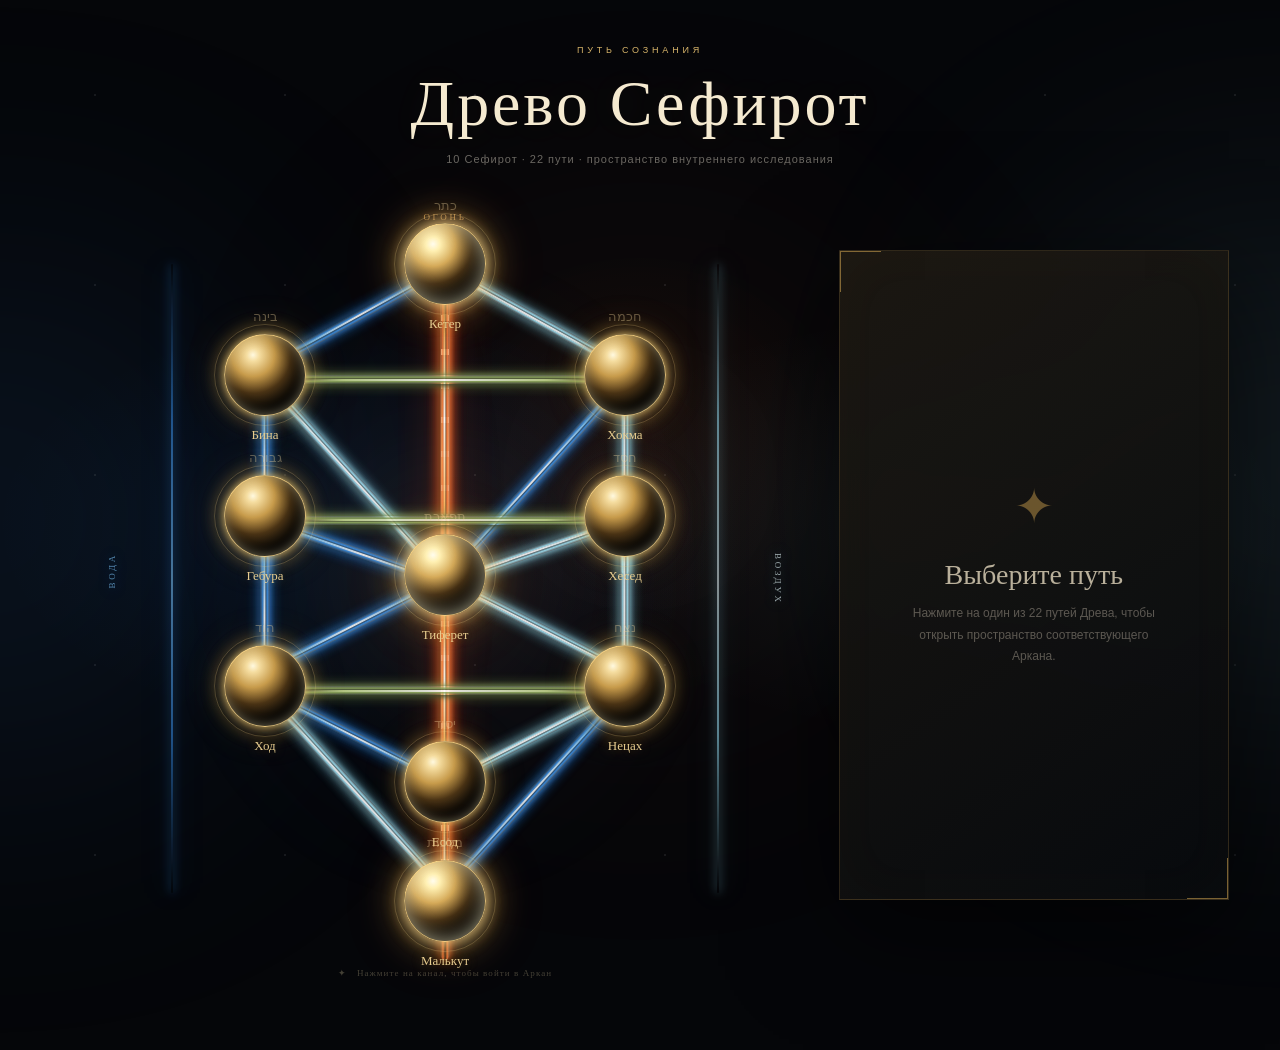
<file: DerevoSefirot/index.html>
<!DOCTYPE html>
<html lang="ru">
<head>
  <meta charset="UTF-8" />
  <meta name="viewport" content="width=device-width, initial-scale=1.0" />

  <title>Древо Сефирот — Amadeya</title>

  <style>
    * {
      box-sizing: border-box;
      margin: 0;
      padding: 0;
    }

    :root {
      --bg: #050609;

      --gold: #d8b56a;
      --gold-light: #fff0bb;
      --gold-mid: #e8c979;
      --gold-dark: #72511f;

      --fire: #ff7138;
      --fire-light: #ffc06b;
      --fire-glow: rgba(255, 91, 42, .75);

      --water: #368eea;
      --water-light: #7dc8ff;
      --water-glow: rgba(43, 139, 255, .7);

      --air: #9ce8ff;
      --air-light: #e7fbff;
      --air-glow: rgba(133, 225, 255, .7);
      --earth: #8aa65b;
--earth-light: #c9dd91;
--earth-glow: rgba(138, 166, 91, .55);


      --text: #eee7d7;
      --muted: rgba(238, 231, 215, .43);
      
    }

    html,
    body {
      min-height: 100%;
      background: var(--bg);
    }

    body {
      min-height: 100vh;
      overflow-x: hidden;

      color: var(--text);

      font-family:
        Inter,
        Arial,
        Helvetica,
        sans-serif;

      background:
        radial-gradient(
          ellipse at 50% 42%,
          rgba(255, 126, 48, .055),
          transparent 22%
        ),
        radial-gradient(
          ellipse at 28% 50%,
          rgba(32, 118, 225, .075),
          transparent 28%
        ),
        radial-gradient(
          ellipse at 72% 50%,
          rgba(117, 219, 245, .065),
          transparent 28%
        ),
        #050609;
    }

    body::before {
      content: "";
      position: fixed;
      inset: 0;

      pointer-events: none;

      opacity: .13;

      background-image:
        radial-gradient(
          circle,
          rgba(255,255,255,.6) 0 1px,
          transparent 1px
        );

      background-size: 190px 190px;
    }

    /* =========================================
       PAGE
    ========================================= */

    .page {
      position: relative;

      min-height: 100vh;

      padding:
        45px
        clamp(15px, 4vw, 70px)
        80px;
    }

    /* =========================================
       AMBIENT
    ========================================= */

    .ambient {
      position: fixed;

      width: 500px;
      height: 500px;

      border-radius: 50%;

      pointer-events: none;

      filter: blur(140px);

      opacity: .12;
    }

    .ambient.water {
      left: -260px;
      top: 30%;

      background: var(--water);
    }

    .ambient.air {
      right: -260px;
      top: 25%;

      background: var(--air);
    }

    .ambient.fire {
      left: 50%;
      top: 25%;

      transform: translateX(-50%);

      background: var(--fire);

      opacity: .06;
    }

    /* =========================================
       HEADER
    ========================================= */

    .header {
      position: relative;

      z-index: 5;

      text-align: center;

      margin-bottom: 15px;
    }

    .eyebrow {
      margin-bottom: 12px;

      color: var(--gold);

      font-size: 9px;

      letter-spacing: .42em;

      text-transform: uppercase;
    }

    .header h1 {
      color: #f5ead0;

      font-family:
        Georgia,
        "Times New Roman",
        serif;

      font-size:
        clamp(40px, 5vw, 67px);

      font-weight: 400;

      letter-spacing: .045em;

      text-shadow:
        0 0 35px rgba(255, 208, 116, .08);
    }

    .header p {
      margin-top: 12px;

      color: var(--muted);

      font-size: 11px;

      letter-spacing: .09em;
    }

    /* =========================================
       LAYOUT
    ========================================= */

    .layout {
      position: relative;

      z-index: 2;

      width: min(1500px, 100%);

      margin: 0 auto;

      display: grid;

      grid-template-columns:
        1fr
        minmax(650px, 760px)
        1fr;

      align-items: center;

      gap: 20px;
    }

    /* =========================================
       TREE AREA
    ========================================= */

    .tree-container {
      position: relative;

      grid-column: 2;

      width: 100%;

      height: 790px;

      display: flex;

      align-items: center;

      justify-content: center;
    }

    .tree-aura {
      position: absolute;

      width: 74%;
      height: 82%;

      border-radius: 50%;

      background:
        radial-gradient(
          ellipse,
          rgba(255, 169, 73, .10),
          rgba(75, 147, 232, .035) 32%,
          transparent 70%
        );

      filter: blur(35px);

      animation:
        auraPulse 7s ease-in-out infinite;
    }

    .tree {
      position: relative;

      width: 720px;
      height: 740px;

      flex: 0 0 720px;
    }

    /* =========================================
       ELEMENT LABELS
    ========================================= */

    .element-label {
      position: absolute;

      z-index: 1;

      font-family: Georgia, serif;

      font-size: 9px;

      letter-spacing: .3em;

      text-transform: uppercase;

      opacity: .65;

      pointer-events: none;
    }

    .element-label.water {
      left: 3%;
      top: 47%;

      color: var(--water-light);

      writing-mode: vertical-rl;

      transform: rotate(180deg);

      text-shadow:
        0 0 15px var(--water-glow);
    }

    .element-label.fire {
      left: 50%;
      top: 1%;

      transform: translateX(-50%);

      color: var(--fire-light);

      text-shadow:
        0 0 18px var(--fire-glow);
    }

    .element-label.air {
      right: 3%;
      top: 47%;

      color: var(--air-light);

      writing-mode: vertical-rl;

      text-shadow:
        0 0 15px var(--air-glow);
    }

    /* =========================================
       CENTRAL FIRE PILLAR
    ========================================= */

    .fire-pillar {
      position: absolute;

      left: 50%;

      top: 4%;

      width: 8px;

      height: 92%;

      transform:
        translateX(-50%);

      border-radius: 999px;

      background:
        linear-gradient(
          to bottom,
          transparent,
          rgba(255, 105, 45, .28),
          rgba(255, 194, 103, .95),
          rgba(255, 91, 37, .55),
          rgba(255, 194, 103, .95),
          rgba(255, 105, 45, .25),
          transparent
        );

      box-shadow:
        0 0 5px #ff8a43,
        0 0 15px rgba(255, 91, 37, .8),
        0 0 38px rgba(255, 83, 35, .55),
        0 0 70px rgba(255, 83, 35, .2);

      opacity: .85;

      overflow: hidden;
    }

    .fire-pillar::before {
      content: "";

      position: absolute;

      inset: 0;

      background:
        repeating-linear-gradient(
          to bottom,
          transparent 0 12px,
          rgba(255,240,190,.95) 12px 18px,
          transparent 18px 34px
        );

      animation:
        fireFlow 2.3s linear infinite;
    }

    .fire-pillar::after {
      content: "";

      position: absolute;

      left: 50%;

      top: 0;

      width: 28px;
      height: 100%;

      transform: translateX(-50%);

      background:
        linear-gradient(
          to bottom,
          transparent,
          rgba(255, 110, 45, .25),
          transparent
        );

      filter: blur(10px);
    }

    /* =========================================
       SIDE ELEMENT CHANNELS
    ========================================= */

    .element-channel {
      position: absolute;

      top: 8%;

      bottom: 7%;

      width: 2px;

      border-radius: 20px;

      opacity: .55;
    }

    .element-channel.water {
      left: 12%;

      background:
        linear-gradient(
          to bottom,
          transparent,
          var(--water),
          var(--water-light),
          var(--water),
          transparent
        );

      box-shadow:
        0 0 10px var(--water),
        0 0 30px var(--water-glow);
    }

    .element-channel.air {
      right: 12%;

      background:
        linear-gradient(
          to bottom,
          transparent,
          var(--air),
          var(--air-light),
          var(--air),
          transparent
        );

      box-shadow:
        0 0 10px var(--air),
        0 0 30px var(--air-glow);
    }

    /* =========================================
       PATH SYSTEM
       
       Теперь каждый путь состоит из:
       - внешней оболочки
       - тёмной глубины
       - светящегося сердечника
       - движущегося блика
    ========================================= */

    .path {
      position: absolute;

      height: 9px;

      transform-origin: left center;

      cursor: pointer;

      z-index: 2;

      opacity: .88;

      border-radius: 20px;

      background:
        linear-gradient(
          to bottom,
          rgba(255,255,255,.28),
          var(--path-color) 25%,
          rgba(20,18,17,.95) 48%,
          var(--path-color) 72%,
          rgba(255,255,255,.12)
        );

      box-shadow:
        0 2px 5px rgba(0,0,0,.8),
        0 0 5px var(--path-color),
        0 0 13px var(--path-glow);

      transition:
        opacity .3s ease,
        filter .3s ease,
        transform .3s ease;
    }

    .path::before {
      content: "";

      position: absolute;

      left: 3%;
      right: 3%;

      top: 50%;

      height: 2px;

      transform: translateY(-50%);

      border-radius: 20px;

      background:
        linear-gradient(
          90deg,
          transparent,
          var(--path-light) 20%,
          #fff 50%,
          var(--path-light) 80%,
          transparent
        );

      box-shadow:
        0 0 8px var(--path-light),
        0 0 15px var(--path-color);
    }

    .path::after {
      content: "";

      position: absolute;

      top: 50%;

      left: -20px;

      width: 70px;
      height: 3px;

      transform:
        translateY(-50%);

      border-radius: 50%;

      background:
        linear-gradient(
          90deg,
          transparent,
          #fff,
          var(--path-light),
          transparent
        );

      box-shadow:
        0 0 10px #fff,
        0 0 22px var(--path-color);

      opacity: 0;

      animation:
        energyTravel 1.8s linear infinite;
    }

    .path:hover {
      opacity: 1;

      filter:
        brightness(1.3)
        saturate(1.2);
    }

    .path:hover::after {
      opacity: 1;
    }

    .path.active {
      height: 11px;

      opacity: 1;

      filter:
        brightness(1.35)
        saturate(1.25);

      box-shadow:
        0 2px 7px rgba(0,0,0,.8),
        0 0 8px var(--path-color),
        0 0 20px var(--path-color),
        0 0 45px var(--path-glow);
    }

    .path.active::after {
      opacity: 1;

      animation-duration: .85s;
    }

    /* =========================================
       PATH COLORS
    ========================================= */

    .path-water {
      --path-color: var(--water);
      --path-light: var(--water-light);
      --path-glow: var(--water-glow);
    }

    .path-fire {
      --path-color: var(--fire);
      --path-light: var(--fire-light);
      --path-glow: var(--fire-glow);
    }

    .path-air {
      --path-color: var(--air);
      --path-light: var(--air-light);
      --path-glow: var(--air-glow);
    }
    .path-earth {
  --path-color: var(--earth);
  --path-light: var(--earth-light);
  --path-glow: var(--earth-glow);
}


    /* =========================================
   PATH POSITIONS
   По схеме с картинки:

   1  Кетер → Хокма
   2  Кетер → Бина
   3  Кетер → Тиферет
   4  Хокма ↔ Бина
   5  Хокма → Тиферет
   6  Хокма → Хесед
   7  Бина → Тиферет
   8  Бина → Гебура
   9  Хесед ↔ Гебура
   10 Хесед → Тиферет
   11 Хесед → Нецах
   12 Гебура → Тиферет
   13 Гебура → Ход
   14 Тиферет → Нецах
   15 Тиферет → Есод
   16 Тиферет → Ход
   17 Ход → Нецах
   18 Нецах → Есод
   19 Нецах → Малькут
   20 Ход → Есод
   21 Ход → Малькут
   22 Есод → Малькут
========================================= */

/* Верхний треугольник */

.p1 {
  width: 27%;
  left: 50%;
  top: 8%;
  transform: rotate(29deg);
}

.p2 {
  width: 27%;
  left: 50%;
  top: 8%;
  transform: rotate(151deg);
}

.p3 {
  width: 42%;
  left: 50%;
  top: 8%;
  transform: rotate(90deg);
}

.p4 {
  width: 50%;
  left: 25%;
  top: 23%;
  transform: rotate(0deg);
}


/* Хокма → Тиферет */

.p5 {
  width: 38%;
  left: 25%;
  top: 23%;
  transform: rotate(48deg);
}


/* Хокма → Хесед */

.p6 {
  width: 27%;
  left: 75%;
  top: 23%;
  transform: rotate(90deg);
}


/* Бина → Тиферет */

.p7 {
  width: 38%;
  left: 75%;
  top: 23%;
  transform: rotate(132deg);
}


/* Бина → Гебура */

.p8 {
  width: 27%;
  left: 25%;
  top: 23%;
  transform: rotate(90deg);
}


/* Хесед ↔ Гебура */

.p9 {
  width: 50%;
  left: 25%;
  top: 42%;
  transform: rotate(0deg);
}


/* Хесед → Тиферет */

.p10 {
  width: 29%;
  left: 75%;
  top: 42%;
  transform: rotate(161deg);
}


/* Хесед → Нецах */

.p11 {
  width: 27%;
  left: 75%;
  top: 42%;
  transform: rotate(90deg);
}


/* Гебура → Тиферет */

.p12 {
  width: 29%;
  left: 25%;
  top: 42%;
  transform: rotate(19deg);
}


/* Гебура → Ход */

.p13 {
  width: 27%;
  left: 25%;
  top: 42%;
  transform: rotate(90deg);
}


/* Тиферет → Нецах */

.p14 {
  width: 29%;
  left: 50%;
  top: 50%;
  transform: rotate(27deg);
}


/* Тиферет → Есод */

.p15 {
  width: 28%;
  left: 50%;
  top: 50%;
  transform: rotate(90deg);
}


/* Тиферет → Ход */

.p16 {
  width: 29%;
  left: 50%;
  top: 50%;
  transform: rotate(153deg);
}


/* Ход ↔ Нецах */

.p17 {
  width: 50%;
  left: 25%;
  top: 65%;
  transform: rotate(0deg);
}


/* Нецах → Есод */

.p18 {
  width: 29%;
  left: 75%;
  top: 65%;
  transform: rotate(153deg);
}


/* Нецах → Малькут */

/* =====================================
   19 — СОЛНЦЕ
   Нецах → Малькут
===================================== */

.p19 {
  width: 39%;
  left: 25%;
  top: 65%;
  transform: rotate(48deg);
}


/* =====================================
   21 — МИР
   Ход → Малькут
===================================== */

.p21 {
  width: 39%;
  left: 75%;
  top: 65%;
  transform: rotate(132deg);
}


/* Ход → Есод */

.p20 {
  width: 29%;
  left: 25%;
  top: 65%;
  transform: rotate(27deg);
}


/* Ход → Малькут */




/* Есод → Малькут */

.p22 {
  width: 24%;
  left: 50%;
  top: 78%;
  transform: rotate(90deg);
}

    /* =========================================
       SEPHIROT
       
       ОДИН ЦВЕТ ДЛЯ ВСЕХ.
       Различается только интенсивность свечения.
    ========================================= */

    .sephira {
      position: absolute;

      width: 82px;
      height: 82px;

      transform:
        translate(-50%, -50%);

      border-radius: 50%;

      z-index: 5;

      display: flex;

      align-items: center;
      justify-content: center;

      cursor: pointer;
    }

    .sephira::before {
      content: "";

      position: absolute;

      inset: 0;

      border-radius: 50%;

      border:
        1px solid
        rgba(255, 221, 143, .78);

      background:
        radial-gradient(
          circle at 35% 25%,
          #fff9df 0%,
          #f5dda0 8%,
          #c79b4b 27%,
          #513817 48%,
          #17120b 69%,
          #050609 80%
        );

      box-shadow:
        inset
        0 0 12px rgba(255, 240, 185, .45),

        inset
        -8px -10px 18px rgba(0,0,0,.8),

        0 0 8px rgba(242,205,119,.8),

        0 0 22px rgba(219,171,80,.42),

        0 0 45px rgba(211,164,78,.18);

      transition:
        transform .4s ease,
        box-shadow .4s ease;
    }

    .sephira::after {
      content: "";

      position: absolute;

      inset: -10px;

      border-radius: 50%;

      border:
        1px solid
        rgba(238, 203, 126, .25);

      box-shadow:
        0 0 16px rgba(218,168,76,.16);

      animation:
        nodePulse 5s ease-in-out infinite;
    }

    .sephira:hover::before {
      transform: scale(1.1);

      box-shadow:
        inset
        0 0 18px rgba(255,240,185,.65),

        inset
        -8px -10px 18px rgba(0,0,0,.75),

        0 0 15px rgba(255,221,143,.9),

        0 0 35px rgba(219,171,80,.7),

        0 0 65px rgba(211,164,78,.35);
    }

    .sephira-name {
      position: absolute;

      top: 93px;

      width: 150px;

      text-align: center;

      color: #e8ce91;

      font-family: Georgia, serif;

      font-size: 13px;

      text-shadow:
        0 0 12px rgba(220,174,85,.35);

      pointer-events: none;
    }

    .sephira-hebrew {
      position: absolute;

      bottom: 92px;

      width: 150px;

      text-align: center;

      color: rgba(240,213,157,.36);

      font-size: 13px;

      pointer-events: none;
    }

    /* =========================================
   SEPHIROT POSITIONS
   ========================================= */

.s-keter {
  left: 50%;
  top: 8%;
}

/* Хокма — СПРАВА */
.s-chokmah {
  left: 75%;
  top: 23%;
}

/* Бина — СЛЕВА */
.s-binah {
  left: 25%;
  top: 23%;
}

/* Хесед — СПРАВА */
.s-chesed {
  left: 75%;
  top: 42%;
}

/* Гебура — СЛЕВА */
.s-gevurah {
  left: 25%;
  top: 42%;
}

.s-tiferet {
  left: 50%;
  top: 50%;
}

/* Нецах — СПРАВА */
.s-netzach {
  left: 75%;
  top: 65%;
}

/* Ход — СЛЕВА */
.s-hod {
  left: 25%;
  top: 65%;
}

.s-yesod {
  left: 50%;
  top: 78%;
}

.s-malkuth {
  left: 50%;
  top: 94%;
}


    /* =========================================
       CENTRAL SEPHIROT
    ========================================= */

    .s-keter::before,
    .s-tiferet::before,
    .s-malkuth::before {
      background:
        radial-gradient(
          circle at 35% 25%,
          #fffdf0 0%,
          #fff0b2 9%,
          #d5aa59 28%,
          #543a18 50%,
          #151008 72%,
          #050609 82%
        );

      box-shadow:
        inset 0 0 20px rgba(255,245,199,.65),
        inset -10px -12px 20px rgba(0,0,0,.8),
        0 0 15px rgba(255,221,143,.95),
        0 0 40px rgba(219,171,80,.6),
        0 0 70px rgba(255,119,50,.15);
    }

    /* =========================================
       SIDE PANEL
    ========================================= */

    .panel {
      position: relative;

      grid-column: 3;

      width: 390px;

      min-height: 650px;

      padding: 42px 32px;

      border:
        1px solid
        rgba(207,161,78,.18);

      background:
        linear-gradient(
          145deg,
          rgba(29,25,19,.93),
          rgba(7,10,14,.96)
        );

      backdrop-filter: blur(20px);

      box-shadow:
        0 30px 100px rgba(0,0,0,.6),
        inset 0 0 60px rgba(214,168,90,.025);

      overflow: hidden;

      align-self: center;
    }

    .panel::before {
      content: "";

      position: absolute;

      left: 0;
      top: 0;

      width: 40px;
      height: 40px;

      border-left:
        1px solid
        rgba(215,169,83,.55);

      border-top:
        1px solid
        rgba(215,169,83,.55);
    }

    .panel::after {
      content: "";

      position: absolute;

      right: 0;
      bottom: 0;

      width: 40px;
      height: 40px;

      border-right:
        1px solid
        rgba(215,169,83,.55);

      border-bottom:
        1px solid
        rgba(215,169,83,.55);
    }

    .empty-panel {
      min-height: 560px;

      display: flex;

      flex-direction: column;

      align-items: center;

      justify-content: center;

      text-align: center;
    }

    .empty-symbol {
      margin-bottom: 25px;

      color: rgba(215,169,83,.45);

      font-family: Georgia, serif;

      font-size: 48px;

      animation:
        symbolFloat 5s ease-in-out infinite;
    }

    .empty-panel h2 {
      margin-bottom: 12px;

      color: rgba(242,229,202,.75);

      font-family: Georgia, serif;

      font-size: 28px;

      font-weight: 400;
    }

    .empty-panel p {
      max-width: 270px;

      color: rgba(239,228,208,.34);

      line-height: 1.8;

      font-size: 12px;
    }

    .arcana-content {
      display: none;

      --arcana-color: var(--gold);
      --arcana-light: var(--gold-light);
      --arcana-glow: rgba(215,174,91,.4);
    }

    .panel.has-arcana .empty-panel {
      display: none;
    }

    .panel.has-arcana .arcana-content {
      display: block;

      animation:
        panelAppear .6s ease both;
    }

    .close {
      position: absolute;

      top: 15px;
      right: 17px;

      width: 35px;
      height: 35px;

      border: 0;

      background: transparent;

      color: rgba(255,255,255,.35);

      font-size: 25px;

      cursor: pointer;
    }

    .arcana-number {
      color: var(--arcana-color);

      font-family: Georgia, serif;

      font-size: 13px;

      letter-spacing: .25em;
    }

    .arcana-symbol {
      position: relative;

      width: 125px;
      height: 125px;

      margin: 22px auto 28px;

      display: flex;

      align-items: center;
      justify-content: center;
    }

    .ring {
      position: absolute;

      border-radius: 50%;

      border:
        1px solid
        var(--arcana-color);

      box-shadow:
        0 0 12px var(--arcana-glow);
    }

    .ring.one {
      width: 120px;
      height: 120px;

      animation:
        rotate 20s linear infinite;
    }

    .ring.two {
      width: 88px;
      height: 88px;

      border-style: dashed;

      animation:
        rotateReverse 14s linear infinite;
    }

    .symbol-center {
      width: 48px;
      height: 48px;

      display: flex;

      align-items: center;
      justify-content: center;

      border-radius: 50%;

      color: var(--arcana-light);

      font-family: Georgia, serif;

      font-size: 27px;

      background:
        radial-gradient(
          circle,
          var(--arcana-color),
          rgba(30,20,10,.2)
        );

      box-shadow:
        0 0 20px var(--arcana-glow),
        0 0 45px var(--arcana-glow);
    }

    .arcana-label {
      color: var(--arcana-color);

      text-align: center;

      font-size: 9px;

      letter-spacing: .3em;
    }

    .arcana-title {
      margin-top: 10px;

      color: var(--arcana-light);

      text-align: center;

      font-family: Georgia, serif;

      font-size: 37px;

      font-weight: 400;

      text-shadow:
        0 0 20px var(--arcana-glow);
    }

    .arcana-description {
      max-width: 290px;

      margin: 15px auto 25px;

      color: rgba(239,229,209,.45);

      text-align: center;

      line-height: 1.75;

      font-size: 12px;
    }

    .activate {
      width: 100%;
      height: 54px;

      border:
        1px solid
        var(--arcana-color);

      background:
        linear-gradient(
          90deg,
          rgba(255,255,255,.025),
          var(--arcana-glow),
          rgba(255,255,255,.025)
        );

      color: var(--arcana-light);

      font-size: 10px;

      letter-spacing: .2em;

      cursor: pointer;

      transition: .35s ease;
    }

    .activate:hover {
      box-shadow:
        0 0 30px var(--arcana-glow);
    }

    .activate.activating {
      box-shadow:
        0 0 25px var(--arcana-color),
        0 0 55px var(--arcana-glow);
    }

    /* =========================================
       LESSONS
    ========================================= */

    .lessons {
      margin-top: 28px;

      border-top:
        1px solid
        rgba(255,255,255,.07);
    }

    .lesson {
      min-height: 65px;

      display: grid;

      grid-template-columns:
        35px
        1fr
        25px;

      align-items: center;

      border-bottom:
        1px solid
        rgba(255,255,255,.06);
    }

    .lesson-number {
      color: var(--arcana-color);

      font-size: 10px;
    }

    .lesson-title {
      color: rgba(241,231,211,.8);

      font-size: 12px;
    }

    .lesson-type {
      display: block;

      margin-top: 4px;

      color: rgba(239,229,209,.3);

      font-size: 9px;
    }

    .lesson-play {
      color: var(--arcana-color);

      font-size: 11px;
    }

    /* =========================================
       TOOLTIP
    ========================================= */

    .path-info {
      position: fixed;

      z-index: 100;

      padding: 9px 14px;

      border:
        1px solid
        rgba(215,169,83,.25);

      border-radius: 4px;

      background:
        rgba(7,9,12,.96);

      color: #ecd494;

      font-family: Georgia, serif;

      font-size: 12px;

      pointer-events: none;

      opacity: 0;

      transform: translateY(5px);

      box-shadow:
        0 10px 30px rgba(0,0,0,.5);

      transition:
        opacity .2s ease,
        transform .2s ease;
    }

    .path-info.show {
      opacity: 1;

      transform:
        translateY(0);
    }

    /* =========================================
       TREE HINT
    ========================================= */

    .tree-hint {
      position: absolute;

      left: 50%;
      bottom: -8px;

      transform:
        translateX(-50%);

      color:
        rgba(238,220,174,.27);

      font-family: Georgia, serif;

      font-size: 9px;

      letter-spacing: .12em;

      white-space: nowrap;
    }

    /* =========================================
       ACTIVATION
    ========================================= */

    .activation {
      position: fixed;

      inset: 0;

      z-index: 999;

      display: flex;

      align-items: center;
      justify-content: center;

      background:
        radial-gradient(
          circle,
          rgba(255,112,43,.12),
          rgba(0,0,0,.97) 55%
        );

      opacity: 0;

      visibility: hidden;

      transition:
        opacity .5s ease,
        visibility .5s ease;
    }

    .activation.show {
      opacity: 1;

      visibility: visible;
    }

    .activation-inner {
      text-align: center;
    }

    .activation-symbol {
      position: relative;

      width: 180px;
      height: 180px;

      margin: auto;

      display: flex;

      align-items: center;
      justify-content: center;
    }

    .activation-symbol::before,
    .activation-symbol::after {
      content: "";

      position: absolute;

      border-radius: 50%;

      border:
        1px solid
        var(--activation-color, #ecc267);

      box-shadow:
        0 0 20px
        var(--activation-color, #ecc267);
    }

    .activation-symbol::before {
      width: 180px;
      height: 180px;

      animation:
        activationRotate 12s linear infinite;
    }

    .activation-symbol::after {
      width: 120px;
      height: 120px;

      border-style: dashed;

      animation:
        activationRotateReverse 8s linear infinite;
    }

    .activation-star {
      color:
        var(--activation-light, #ffe4a0);

      font-family: Georgia, serif;

      font-size: 62px;

      text-shadow:
        0 0 20px
        var(--activation-color, #ffdc8c),

        0 0 60px
        var(--activation-color, #d6a85a);

      animation:
        starPulse 1.4s ease-in-out infinite;
    }

    .activation-title {
      margin-top: 35px;

      color: #f3dfad;

      font-family: Georgia, serif;

      font-size: 30px;

      font-weight: 400;

      letter-spacing: .08em;
    }

    .activation-subtitle {
      margin-top: 12px;

      color: rgba(238,225,200,.4);

      font-size: 10px;

      letter-spacing: .3em;

      text-transform: uppercase;
    }

    .activation-progress {
      width: 230px;
      height: 2px;

      margin: 30px auto 0;

      background:
        rgba(255,255,255,.08);

      overflow: hidden;
    }

    .activation-progress::after {
      content: "";

      display: block;

      width: 0;
      height: 100%;

      background:
        var(--activation-light, #e4bd6f);

      box-shadow:
        0 0 15px
        var(--activation-color, #d6a85a);

      animation:
        progress 1.7s ease forwards;
    }

    /* =========================================
       RESPONSIVE
    ========================================= */

    @media (max-width: 1250px) {

      .layout {
        display: flex;

        flex-direction: column;
      }

      .tree-container {
        width: 100%;
      }

      .panel {
        width: min(390px, 100%);
      }
    }

    @media (max-width: 800px) {

      .page {
        padding:
          35px
          10px
          60px;
      }

      .tree-container {
        height: 590px;
      }

      .tree {
        transform:
          scale(.76);

        transform-origin:
          center center;
      }

      .panel {
        min-height: auto;
      }
    }

    @media (max-width: 550px) {

      .header h1 {
        font-size: 38px;
      }

      .header p {
        font-size: 8px;
      }

      .tree-container {
        height: 480px;
      }

      .tree {
        transform:
          scale(.61);
      }

      .element-label {
        display: none;
      }

      .tree-hint {
        font-size: 8px;
      }

      .sephira {
        width: 72px;
        height: 72px;
      }

      .sephira-name {
        top: 82px;

        font-size: 11px;
      }

      .sephira-hebrew {
        bottom: 80px;

        font-size: 11px;
      }
    }

    /* =========================================
       ANIMATIONS
    ========================================= */

    @keyframes auraPulse {

      0%,
      100% {
        transform: scale(.94);

        opacity: .6;
      }

      50% {
        transform: scale(1.08);

        opacity: 1;
      }
    }

    @keyframes fireFlow {

      from {
        transform:
          translateY(-40px);
      }

      to {
        transform:
          translateY(40px);
      }
    }

    @keyframes energyTravel {

      from {
        transform:
          translate(-60px, -50%);
      }

      to {
        transform:
          translate(700px, -50%);
      }
    }

    @keyframes nodePulse {

      0%,
      100% {
        transform: scale(.92);

        opacity: .25;
      }

      50% {
        transform: scale(1.08);

        opacity: .75;
      }
    }

    @keyframes symbolFloat {

      0%,
      100% {
        transform: translateY(0);
      }

      50% {
        transform: translateY(-8px);
      }
    }

    @keyframes panelAppear {

      from {
        opacity: 0;

        transform:
          translateX(20px);
      }

      to {
        opacity: 1;

        transform:
          translateX(0);
      }
    }

    @keyframes rotate {

      from {
        transform:
          rotate(0);
      }

      to {
        transform:
          rotate(360deg);
      }
    }

    @keyframes rotateReverse {

      from {
        transform:
          rotate(360deg);
      }

      to {
        transform:
          rotate(0);
      }
    }

    @keyframes activationRotate {

      from {
        transform:
          rotate(0)
          scale(1);
      }

      50% {
        transform:
          rotate(180deg)
          scale(1.08);
      }

      to {
        transform:
          rotate(360deg)
          scale(1);
      }
    }

    @keyframes activationRotateReverse {

      from {
        transform:
          rotate(360deg);
      }

      to {
        transform:
          rotate(0);
      }
    }

    @keyframes starPulse {

      0%,
      100% {
        transform: scale(.9);

        opacity: .65;
      }

      50% {
        transform: scale(1.15);

        opacity: 1;
      }
    }

    @keyframes progress {

      from {
        width: 0;
      }

      to {
        width: 100%;
      }
    }
/* =========================================
   ARCANA ACCESS
========================================= */

.arcana-access-modal {
  position: fixed;

  inset: 0;

  z-index: 2000;

  display: flex;

  align-items: center;
  justify-content: center;

  padding: 20px;

  background:
    radial-gradient(
      circle at center,
      rgba(216,181,106,.10),
      rgba(0,0,0,.94) 58%
    );

  backdrop-filter: blur(12px);

  opacity: 0;

  visibility: hidden;

  pointer-events: none;

  transition:
    opacity .35s ease,
    visibility .35s ease;
}

.arcana-access-modal.show {
  opacity: 1;

  visibility: visible;

  pointer-events: auto;
}

.arcana-access-box {
  position: relative;

  width: min(430px, 100%);

  padding: 45px 42px 42px;

  text-align: center;

  border:
    1px solid
    rgba(215,169,83,.35);

  background:
    linear-gradient(
      145deg,
      rgba(27,24,19,.98),
      rgba(6,9,13,.99)
    );

  box-shadow:
    0 30px 100px rgba(0,0,0,.8),
    inset 0 0 60px rgba(215,169,83,.035);

  transform:
    translateY(18px)
    scale(.96);

  transition:
    transform .4s ease;
}

.arcana-access-modal.show
.arcana-access-box {
  transform:
    translateY(0)
    scale(1);
}

.arcana-access-box::before,
.arcana-access-box::after {
  content: "";

  position: absolute;

  width: 38px;
  height: 38px;
}

.arcana-access-box::before {
  left: 0;
  top: 0;

  border-left:
    1px solid
    rgba(215,169,83,.7);

  border-top:
    1px solid
    rgba(215,169,83,.7);
}

.arcana-access-box::after {
  right: 0;
  bottom: 0;

  border-right:
    1px solid
    rgba(215,169,83,.7);

  border-bottom:
    1px solid
    rgba(215,169,83,.7);
}

.arcana-access-close {
  position: absolute;

  top: 13px;
  right: 15px;

  width: 35px;
  height: 35px;

  border: 0;

  background: transparent;

  color: rgba(255,255,255,.35);

  font-size: 25px;

  cursor: pointer;

  transition: color .25s ease;
}

.arcana-access-close:hover {
  color: #f0d89c;
}

.arcana-access-symbol {
  width: 90px;
  height: 90px;

  margin: 0 auto 22px;

  display: flex;

  align-items: center;
  justify-content: center;

  border-radius: 50%;

  color: #fff0bb;

  font-family: Georgia, serif;

  font-size: 34px;

  background:
    radial-gradient(
      circle,
      rgba(218,174,85,.30),
      rgba(20,15,8,.3) 65%,
      transparent
    );

  border:
    1px solid
    rgba(225,187,103,.55);

  box-shadow:
    0 0 20px rgba(220,174,85,.35),
    0 0 55px rgba(220,174,85,.12);

  animation:
    accessSymbolPulse 4s ease-in-out infinite;
}

.arcana-access-number {
  color:
    rgba(218,177,94,.75);

  font-family: Georgia, serif;

  font-size: 12px;

  letter-spacing: .3em;
}

.arcana-access-title {
  margin-top: 7px;

  color: #f3dfad;

  font-family: Georgia, serif;

  font-size: 34px;

  font-weight: 400;
}

.arcana-access-label {
  margin-top: 10px;

  color:
    rgba(235,211,160,.38);

  font-size: 9px;

  letter-spacing: .3em;
}

.arcana-access-box p {
  margin: 22px auto;

  max-width: 280px;

  color:
    rgba(239,229,209,.42);

  line-height: 1.7;

  font-size: 11px;
}

#arcanaAccessPassword {
  width: 100%;
  height: 52px;

  padding: 0 16px;

  outline: none;

  border:
    1px solid
    rgba(215,169,83,.25);

  background:
    rgba(0,0,0,.35);

  color: #f5e4b8;

  text-align: center;

  font-size: 13px;

  letter-spacing: .12em;

  transition:
    border-color .25s ease,
    box-shadow .25s ease;
}

#arcanaAccessPassword:focus {
  border-color:
    rgba(224,183,94,.7);

  box-shadow:
    0 0 20px
    rgba(218,174,85,.12);
}

#arcanaAccessPassword::placeholder {
  color:
    rgba(239,229,209,.22);
}

.arcana-access-submit {
  width: 100%;
  height: 52px;

  margin-top: 15px;

  border:
    1px solid
    rgba(218,174,85,.6);

  background:
    linear-gradient(
      90deg,
      rgba(218,174,85,.03),
      rgba(218,174,85,.15),
      rgba(218,174,85,.03)
    );

  color: #f3d993;

  font-size: 9px;

  letter-spacing: .22em;

  cursor: pointer;

  transition:
    .3s ease;
}

.arcana-access-submit:hover {
  border-color:
    rgba(238,205,132,.9);

  box-shadow:
    0 0 25px
    rgba(218,174,85,.22);
}

.arcana-access-submit:disabled {
  opacity: .45;

  cursor: wait;
}

.arcana-access-error {
  min-height: 18px;

  margin-top: 12px;

  color: #e88967;

  font-size: 10px;
}

@keyframes accessSymbolPulse {

  0%,
  100% {
    box-shadow:
      0 0 20px rgba(220,174,85,.30),
      0 0 55px rgba(220,174,85,.08);

    transform: scale(.97);
  }

  50% {
    box-shadow:
      0 0 25px rgba(220,174,85,.55),
      0 0 65px rgba(220,174,85,.18);

    transform: scale(1.03);
  }

}

  </style>
</head>

<body>

  <div class="ambient water"></div>
  <div class="ambient air"></div>
  <div class="ambient fire"></div>

  <div class="page">

    <header class="header">

      <div class="eyebrow">
        Путь сознания
      </div>

      <h1>
        Древо Сефирот
      </h1>

      <p>
        10 Сефирот · 22 пути · пространство внутреннего исследования
      </p>

    </header>


    <main class="layout">

      <!-- =====================================
           TREE
      ====================================== -->

      <section class="tree-container">

        <div class="tree-aura"></div>

        <div class="tree">

          <!-- ELEMENT LABELS -->

          <div class="element-label water">
            ВОДА
          </div>

          <div class="element-label fire">
            ОГОНЬ
          </div>

          <div class="element-label air">
            ВОЗДУХ
          </div>


          <!-- CENTRAL FIRE -->

          <div class="fire-pillar"></div>


          <!-- SIDE CHANNELS -->

          <div class="element-channel water"></div>
          <div class="element-channel air"></div>


          <!-- =================================
               PATHS
          ================================== -->

          <div
  class="path p1 path-air"
  data-id="1"
  data-name="Маг"
  data-element="Воздух">
</div>

<div
  class="path p2 path-water"
  data-id="2"
  data-name="Жрица"
  data-element="Вода">
</div>

<div
  class="path p3 path-fire"
  data-id="3"
  data-name="Императрица"
  data-element="Огонь">
</div>

<div
  class="path p4 path-earth"
  data-id="4"
  data-name="Император"
  data-element="Земля">
</div>

<div
  class="path p5 path-air"
  data-id="5"
  data-name="Иерофант"
  data-element="Воздух">
</div>

<div
  class="path p6 path-air"
  data-id="6"
  data-name="Влюблённые"
  data-element="Воздух">
</div>

<div
  class="path p7 path-water"
  data-id="7"
  data-name="Колесница"
  data-element="Вода">
</div>

<div
  class="path p8 path-water"
  data-id="8"
  data-name="Сила"
  data-element="Вода">
</div>

<div
  class="path p9 path-earth"
  data-id="9"
  data-name="Отшельник"
  data-element="Земля">
</div>

<div
  class="path p10 path-air"
  data-id="10"
  data-name="Колесо Фортуны"
  data-element="Воздух">
</div>

<div
  class="path p11 path-air"
  data-id="11"
  data-name="Правосудие"
  data-element="Воздух">
</div>

<div
  class="path p12 path-water"
  data-id="12"
  data-name="Повешенный"
  data-element="Вода">
</div>

<div
  class="path p13 path-water"
  data-id="13"
  data-name="Смерть"
  data-element="Вода">
</div>

<div
  class="path p14 path-air"
  data-id="14"
  data-name="Умеренность"
  data-element="Воздух">
</div>

<div
  class="path p15 path-fire"
  data-id="15"
  data-name="Дьявол"
  data-element="Огонь">
</div>

<div
  class="path p16 path-water"
  data-id="16"
  data-name="Башня"
  data-element="Вода">
</div>

<div
  class="path p17 path-earth"
  data-id="17"
  data-name="Звезда"
  data-element="Земля">
</div>

<div
  class="path p18 path-air"
  data-id="18"
  data-name="Луна"
  data-element="Воздух">
</div>

<div
  class="path p19 path-air"
  data-id="19"
  data-name="Солнце"
  data-element="Воздух">
</div>

<div
  class="path p20 path-water"
  data-id="20"
  data-name="Суд"
  data-element="Вода">
</div>

<div
  class="path p21 path-water"
  data-id="21"
  data-name="Мир"
  data-element="Вода">
</div>

<div
  class="path p22 path-fire"
  data-id="22"
  data-name="Дурак"
  data-element="Огонь">
</div>



          <!-- =================================
               SEPHIROT
          ================================== -->

          <div class="sephira s-keter">
            <span class="sephira-hebrew">כתר</span>
            <span class="sephira-name">Кетер</span>
          </div>

          <div class="sephira s-chokmah">
            <span class="sephira-hebrew">חכמה</span>
            <span class="sephira-name">Хокма</span>
          </div>

          <div class="sephira s-binah">
            <span class="sephira-hebrew">בינה</span>
            <span class="sephira-name">Бина</span>
          </div>

          <div class="sephira s-chesed">
            <span class="sephira-hebrew">חסד</span>
            <span class="sephira-name">Хесед</span>
          </div>

          <div class="sephira s-gevurah">
            <span class="sephira-hebrew">גבורה</span>
            <span class="sephira-name">Гебура</span>
          </div>

          <div class="sephira s-tiferet">
            <span class="sephira-hebrew">תפארת</span>
            <span class="sephira-name">Тиферет</span>
          </div>

          <div class="sephira s-netzach">
            <span class="sephira-hebrew">נצח</span>
            <span class="sephira-name">Нецах</span>
          </div>

          <div class="sephira s-hod">
            <span class="sephira-hebrew">הוד</span>
            <span class="sephira-name">Ход</span>
          </div>

          <div class="sephira s-yesod">
            <span class="sephira-hebrew">יסוד</span>
            <span class="sephira-name">Есод</span>
          </div>

          <div class="sephira s-malkuth">
            <span class="sephira-hebrew">מלכות</span>
            <span class="sephira-name">Малькут</span>
          </div>

        </div>


        <div class="tree-hint">
          ✦ &nbsp; Нажмите на канал, чтобы войти в Аркан
        </div>

      </section>


      <!-- =====================================
           PANEL
      ====================================== -->

      <aside class="panel" id="panel">

        <div class="empty-panel">

          <div class="empty-symbol">
            ✦
          </div>

          <h2>
            Выберите путь
          </h2>

          <p>
            Нажмите на один из 22 путей Древа,
            чтобы открыть пространство
            соответствующего Аркана.
          </p>

        </div>


        <div class="arcana-content">

          <button
            class="close"
            id="closePanel">
            ×
          </button>


          <div
            class="arcana-number"
            id="arcanaNumber">
            01
          </div>


          <div class="arcana-symbol">

            <div class="ring one"></div>

            <div class="ring two"></div>

            <div class="symbol-center">
              ✦
            </div>

          </div>


          <div class="arcana-label">
            СТАРШИЙ АРКАН
          </div>


          <h2
            class="arcana-title"
            id="arcanaTitle">
            Маг
          </h2>


          <p
            class="arcana-description"
            id="arcanaDescription">
            Пространство изучения и
            практического включения
            в энергию Аркана.
          </p>


          <button
            class="activate"
            id="activateButton">
            ✦ &nbsp; ВКЛЮЧИТЬСЯ В АРКАН
          </button>


          <div class="lessons">

            <div class="lesson">

              <div class="lesson-number">
                01
              </div>

              <div>

                <div class="lesson-title">
                  Введение
                </div>

                <span class="lesson-type">
                  Запись урока
                </span>

              </div>

              <div class="lesson-play">
                ▶
              </div>

            </div>


            <div class="lesson">

              <div class="lesson-number">
                02
              </div>

              <div>

                <div class="lesson-title">
                  Теория
                </div>

                <span class="lesson-type">
                  Материалы урока
                </span>

              </div>

              <div class="lesson-play">
                ▶
              </div>

            </div>


            <div class="lesson">

              <div class="lesson-number">
                03
              </div>

              <div>

                <div class="lesson-title">
                  Практика
                </div>

                <span class="lesson-type">
                  Аудио включения
                </span>

              </div>

              <div class="lesson-play">
                ▶
              </div>

            </div>

          </div>

        </div>

      </aside>

    </main>

  </div>


  <!-- =====================================
       TOOLTIP
  ====================================== -->

  <div
    class="path-info"
    id="pathInfo">
  </div>


  <!-- =====================================
       ACTIVATION
  ====================================== -->

  <div
    class="activation"
    id="activation">

    <div class="activation-inner">

      <div class="activation-symbol">

        <div class="activation-star">
          ✦
        </div>

      </div>

      <div class="activation-title">
        Включение в Аркан
      </div>

      <div
        class="activation-subtitle"
        id="activationName">
        Маг
      </div>

      <div class="activation-progress"></div>

    </div>

  </div>


  <script>

    /* =====================================
       ARCANA
    ===================================== */

    /* =====================================
   ARCANA
   Стилистика карточки определяется
   параметром element каждого пути
===================================== */

const ARCANA = {

  1: {
    name: "Маг",
    element: "air",
    description:
      "Воля, намерение, действие и способность направлять энергию сознательно."
  },

  2: {
    name: "Жрица",
    element: "water",
    description:
      "Интуиция, внутреннее знание, тишина и контакт с глубинным восприятием."
  },

  3: {
    name: "Императрица",
    element: "fire",
    description:
      "Творчество, плодородие, проявление и способность создавать новую форму."
  },

  4: {
    name: "Император",
    element: "earth",
    description:
      "Структура, порядок, ответственность и управление собственной реальностью."
  },

  5: {
    name: "Иерофант",
    element: "air",
    description:
      "Знание традиции, обучение, передача опыта и поиск внутреннего наставника."
  },

  6: {
    name: "Влюблённые",
    element: "air",
    description:
      "Выбор, соединение противоположностей и осознанное принятие решения."
  },

  7: {
    name: "Колесница",
    element: "water",
    description:
      "Движение, направление силы, концентрация и достижение поставленной цели."
  },

  8: {
    name: "Сила",
    element: "water",
    description:
      "Внутренняя мощь, управление импульсом и соединение силы с осознанностью."
  },

  9: {
    name: "Отшельник",
    element: "earth",
    description:
      "Углубление, исследование себя, тишина и поиск собственного света."
  },

  10: {
    name: "Колесо Фортуны",
    element: "air",
    description:
      "Циклы, перемены, движение процессов и способность видеть закономерность."
  },

  11: {
    name: "Правосудие",
    element: "air",
    description:
      "Баланс, ответственность, причинность и честное взаимодействие с собой."
  },

  12: {
    name: "Повешенный",
    element: "water",
    description:
      "Изменение точки зрения, остановка, принятие и выход за привычное восприятие."
  },

  13: {
    name: "Смерть",
    element: "water",
    description:
      "Завершение старого цикла, трансформация и освобождение пространства."
  },

  14: {
    name: "Умеренность",
    element: "air",
    description:
      "Гармония, соединение противоположностей и восстановление внутреннего равновесия."
  },

  15: {
    name: "Дьявол",
    element: "fire",
    description:
      "Исследование привязанностей, желаний, ограничений и личной силы."
  },

  16: {
    name: "Башня",
    element: "water",
    description:
      "Разрушение устаревших конструкций и освобождение от ложных опор."
  },

  17: {
    name: "Звезда",
    element: "earth",
    description:
      "Надежда, вдохновение, направление и тонкая связь с внутренним светом."
  },

  18: {
    name: "Луна",
    element: "air",
    description:
      "Подсознание, символы, страхи, интуиция и исследование скрытых процессов."
  },

  19: {
    name: "Солнце",
    element: "air",
    description:
      "Ясность, проявленность, жизненная сила и открытое выражение себя."
  },

  20: {
    name: "Суд",
    element: "water",
    description:
      "Пробуждение, переоценка прошлого и переход к новому уровню осознанности."
  },

  21: {
    name: "Мир",
    element: "water",
    description:
      "Целостность, завершение цикла и интеграция полученного опыта."
  },

  22: {
    name: "Дурак",
    element: "fire",
    description:
      "Свобода, начало пути, открытость неизвестному и доверие движению жизни."
  }

};



    /* =====================================
       ELEMENT COLORS
    ===================================== */

    const ELEMENT_COLORS = {

      fire: {
        color: "#ff7138",
        light: "#ffc06b",
        glow: "rgba(255,91,42,.72)"
      },

      water: {
        color: "#368eea",
        light: "#7dc8ff",
        glow: "rgba(43,139,255,.72)"
      },

      air: {
        color: "#9ce8ff",
        light: "#e7fbff",
        glow: "rgba(133,225,255,.68)"
      },

      earth: {
        color: "#8aa65b",
        light: "#c9dd91",
        glow: "rgba(138,166,91,.55)"
      },

      spirit: {
        color: "#d9c5ff",
        light: "#fff3ce",
        glow: "rgba(217,197,255,.6)"
      }

    };


    /* =====================================
       DOM
    ===================================== */

    const paths =
      document.querySelectorAll(".path");

    const panel =
      document.getElementById("panel");

    const arcanaContent =
      document.querySelector(
        ".arcana-content"
      );

    const arcanaNumber =
      document.getElementById(
        "arcanaNumber"
      );

    const arcanaTitle =
      document.getElementById(
        "arcanaTitle"
      );

    const arcanaDescription =
      document.getElementById(
        "arcanaDescription"
      );

    const activation =
      document.getElementById(
        "activation"
      );

    const activationName =
      document.getElementById(
        "activationName"
      );

    const activateButton =
      document.getElementById(
        "activateButton"
      );

    const closePanel =
      document.getElementById(
        "closePanel"
      );

    const pathInfo =
      document.getElementById(
        "pathInfo"
      );


    /* =====================================
       APPLY ARCANA COLOR
    ===================================== */

    function applyElementTheme(element) {

      const theme =
        ELEMENT_COLORS[element] ||
        ELEMENT_COLORS.spirit;

      arcanaContent.style.setProperty(
        "--arcana-color",
        theme.color
      );

      arcanaContent.style.setProperty(
        "--arcana-light",
        theme.light
      );

      arcanaContent.style.setProperty(
        "--arcana-glow",
        theme.glow
      );

      activation.style.setProperty(
        "--activation-color",
        theme.color
      );

      activation.style.setProperty(
        "--activation-light",
        theme.light
      );

    }


    /* =====================================
       OPEN ARCANA
    ===================================== */

    function openArcana(id) {

      const arcana =
        ARCANA[id];

      if (!arcana) return;

      arcanaNumber.textContent =
        String(id).padStart(2, "0");

      arcanaTitle.textContent =
        arcana.name;

      arcanaDescription.textContent =
        arcana.description;

      activationName.textContent =
        arcana.name;

      applyElementTheme(
        arcana.element
      );

      panel.classList.add(
        "has-arcana"
      );

      paths.forEach(path => {

        path.classList.remove(
          "active"
        );

      });

      const current =
        document.querySelector(
          `.path[data-id="${id}"]`
        );

      if (current) {

        current.classList.add(
          "active"
        );

      }

    }


    /* =====================================
       PATH EVENTS
    ===================================== */

    paths.forEach(path => {

      path.addEventListener(
        "mouseenter",
        () => {

          const id =
            path.dataset.id;

          const name =
            path.dataset.name;

          const element =
            path.dataset.element;

          pathInfo.textContent =
            `${String(id).padStart(2, "0")} · ${name} · ${element}`;

          pathInfo.classList.add(
            "show"
          );

        }
      );


      path.addEventListener(
        "mousemove",
        event => {

          pathInfo.style.left =
            `${event.clientX + 16}px`;

          pathInfo.style.top =
            `${event.clientY + 16}px`;

        }
      );


      path.addEventListener(
        "mouseleave",
        () => {

          pathInfo.classList.remove(
            "show"
          );

        }
      );


  path.addEventListener(
  "click",
  () => {

    openArcanaAccess(
      Number(path.dataset.id)
    );

  }
);
/* =====================================
   ARCANA ACCESS MODAL
===================================== */

const arcanaAccessModal =
  document.getElementById(
    "arcanaAccessModal"
  );

const arcanaAccessClose =
  document.getElementById(
    "arcanaAccessClose"
  );

const arcanaAccessPassword =
  document.getElementById(
    "arcanaAccessPassword"
  );

const arcanaAccessSubmit =
  document.getElementById(
    "arcanaAccessSubmit"
  );

const arcanaAccessError =
  document.getElementById(
    "arcanaAccessError"
  );

const accessArcanaNumber =
  document.getElementById(
    "accessArcanaNumber"
  );

const accessArcanaTitle =
  document.getElementById(
    "accessArcanaTitle"
  );


let requestedArcanaId = null;


/* =====================================
   OPEN ACCESS WINDOW
===================================== */

function openArcanaAccess(id) {

  const arcana =
    ARCANA[id];

  if (!arcana) return;

  requestedArcanaId = id;

  accessArcanaNumber.textContent =
    String(id).padStart(2, "0");

  accessArcanaTitle.textContent =
    arcana.name;

  arcanaAccessPassword.value = "";

  arcanaAccessError.textContent = "";

  arcanaAccessModal.classList.add(
    "show"
  );

  setTimeout(() => {

    arcanaAccessPassword.focus();

  }, 300);
}


/* =====================================
   CLOSE
===================================== */

function closeArcanaAccess() {

  arcanaAccessModal.classList.remove(
    "show"
  );

  requestedArcanaId = null;

  arcanaAccessPassword.value = "";

  arcanaAccessError.textContent = "";
}


arcanaAccessClose.addEventListener(
  "click",
  closeArcanaAccess
);


/* =====================================
   CLICK OUTSIDE
===================================== */

arcanaAccessModal.addEventListener(
  "click",
  event => {

    if (
      event.target ===
      arcanaAccessModal
    ) {

      closeArcanaAccess();

    }

  }
);


/* =====================================
   CHECK PASSWORD
===================================== */

async function submitArcanaAccess() {

  if (!requestedArcanaId) return;

  const password =
    arcanaAccessPassword.value.trim();

  if (!password) {

    arcanaAccessError.textContent =
      "Введите код доступа.";

    return;
  }

  arcanaAccessSubmit.disabled = true;

  arcanaAccessError.textContent =
    "Проверка доступа…";

  try {

    const response =
      await fetch(
        "/api/arcana/access",
        {
          method: "POST",

          headers: {
            "Content-Type":
              "application/json"
          },

          body: JSON.stringify({

            arcana_id:
              requestedArcanaId,

            password:
              password

          })
        }
      );

    const data =
      await response.json();

    if (!response.ok) {

      arcanaAccessError.textContent =
        data.detail ||
        "Доступ запрещён.";

      arcanaAccessSubmit.disabled =
        false;

      return;
    }

    const id =
      requestedArcanaId;

    closeArcanaAccess();

    openArcana(id);

  } catch (error) {

    console.error(error);

    arcanaAccessError.textContent =
      "Ошибка соединения с сервером.";

  }

  arcanaAccessSubmit.disabled =
    false;
}


arcanaAccessSubmit.addEventListener(
  "click",
  submitArcanaAccess
);


/* =====================================
   ENTER
===================================== */

arcanaAccessPassword.addEventListener(
  "keydown",
  event => {

    if (event.key === "Enter") {

      submitArcanaAccess();

    }

    if (event.key === "Escape") {

      closeArcanaAccess();

    }

  }
);


async function requestArcanaAccess(id) {

  const arcana =
    ARCANA[id];

  if (!arcana) return;

  const password =
    prompt(
      `Введите персональный код доступа к Аркану "${arcana.name}":`
    );

  if (!password) return;

  try {

    const response =
      await fetch(
        "/api/arcana/access",
        {
          method: "POST",

          headers: {
            "Content-Type":
              "application/json"
          },

          body: JSON.stringify({
            arcana_id: id,
            password: password
          })
        }
      );

    const data =
      await response.json();

    if (!response.ok) {

      alert(
        data.detail ||
        "Доступ запрещён"
      );

      return;
    }

    // Пароль правильный.
    // Теперь открываем Аркан.

    openArcana(id);

  } catch (error) {

    console.error(error);

    alert(
      "Не удалось связаться с сервером"
    );

  }

}


    });


    /* =====================================
       CLOSE PANEL
    ===================================== */

    closePanel.addEventListener(
      "click",
      () => {

        panel.classList.remove(
          "has-arcana"
        );

        paths.forEach(path => {

          path.classList.remove(
            "active"
          );

        });

      }
    );


    /* =====================================
       ACTIVATION
    ===================================== */

    activateButton.addEventListener(
      "click",
      () => {

        const id =
          Number(
            arcanaNumber.textContent
          );

        const arcana =
          ARCANA[id];

        if (!arcana) return;

        activationName.textContent =
          arcana.name;

        activateButton.classList.add(
          "activating"
        );

        activation.classList.add(
          "show"
        );

        setTimeout(
          () => {

            activation.classList.remove(
              "show"
            );

            activateButton.classList.remove(
              "activating"
            );

          },
          1900
        );

      }
    );


    /* =====================================
       ESC
    ===================================== */

    document.addEventListener(
      "keydown",
      event => {

        if (event.key === "Escape") {

          activation.classList.remove(
            "show"
          );

          panel.classList.remove(
            "has-arcana"
          );

          paths.forEach(path => {

            path.classList.remove(
              "active"
            );

          });

        }

      }
    );

  </script>
<!-- =========================================
     ARCANA ACCESS MODAL
========================================= -->

<div class="arcana-access-modal" id="arcanaAccessModal">

  <div class="arcana-access-box">

    <button
      class="arcana-access-close"
      id="arcanaAccessClose">
      ×
    </button>

    <div class="arcana-access-symbol">
      ✦
    </div>

    <div
      class="arcana-access-number"
      id="accessArcanaNumber">
      01
    </div>

    <div
      class="arcana-access-title"
      id="accessArcanaTitle">
      Маг
    </div>

    <div class="arcana-access-label">
      ДОСТУП К АРКАНУ
    </div>

    <p>
      Введите персональный код,
      предоставленный вам для этого Аркана.
    </p>

    <input
      type="password"
      id="arcanaAccessPassword"
      placeholder="Персональный код"
      autocomplete="off"
    />

    <div
      class="arcana-access-error"
      id="arcanaAccessError">
    </div>

    <button
      class="arcana-access-submit"
      id="arcanaAccessSubmit">

      ✦ &nbsp; ОТКРЫТЬ АРКАН

    </button>

  </div>

</div>

</body>
</html>
</file>
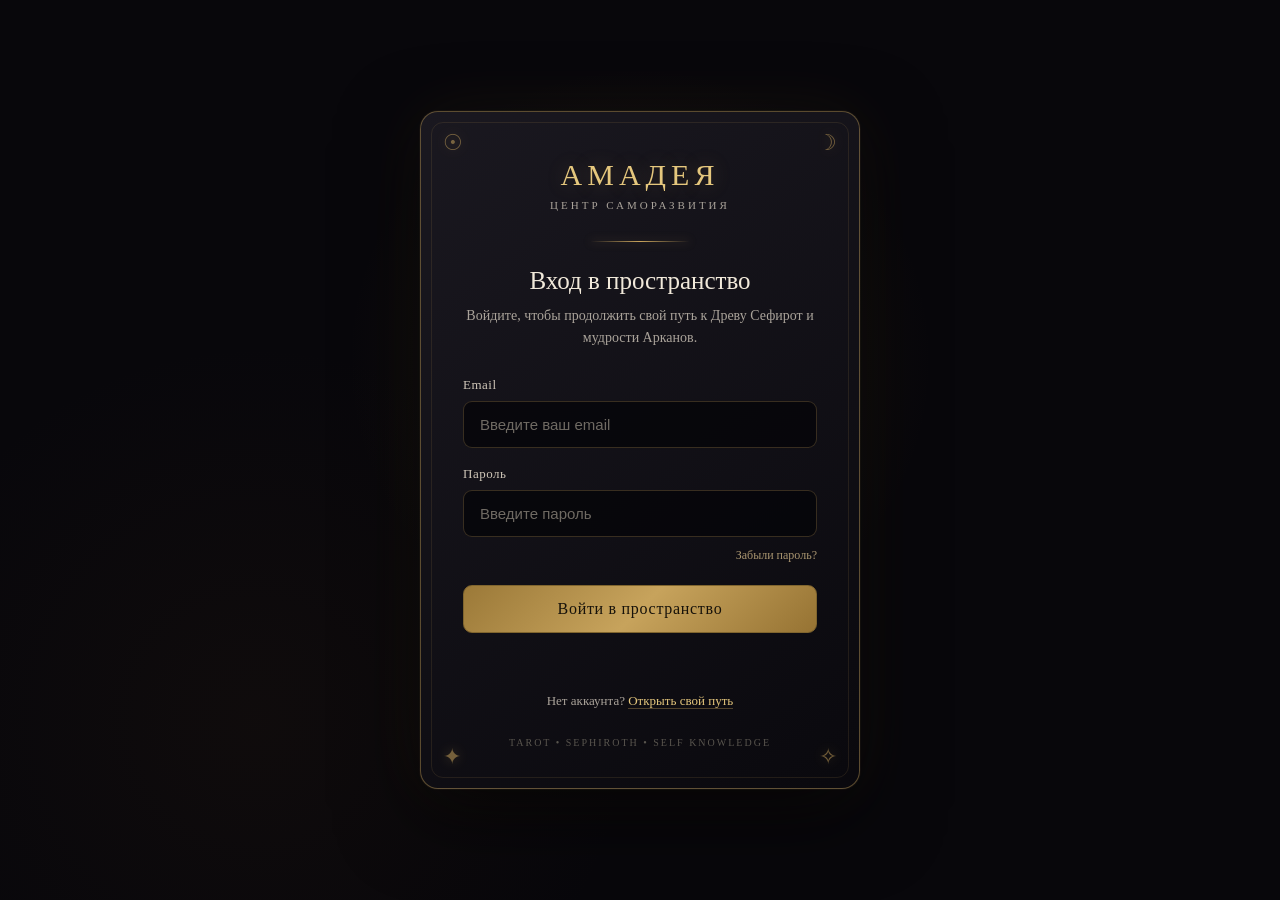
<file: DerevoSefirot/templates/login.html>
<!DOCTYPE html>
<html lang="ru">
<head>
    <meta charset="UTF-8">
    <meta name="viewport" content="width=device-width, initial-scale=1.0">

    <title>Вход — Амадея</title>

    <style>
        * {
            box-sizing: border-box;
        }

        :root {
            --bg: #08070b;
            --bg2: #111018;
            --gold: #c9a45c;
            --gold-light: #e5c77d;
            --gold-dark: #80652e;
            --text: #eee8dc;
            --muted: #aaa39a;
        }

        body {
            margin: 0;
            min-height: 100vh;

            display: flex;
            justify-content: center;
            align-items: center;

            font-family: Georgia, "Times New Roman", serif;

            color: var(--text);

            background:
                radial-gradient(
                    circle at 50% 40%,
                    rgba(142, 105, 39, 0.13),
                    transparent 35%
                ),
                radial-gradient(
                    circle at 20% 80%,
                    rgba(80, 50, 20, 0.10),
                    transparent 30%
                ),
                var(--bg);

            overflow: hidden;
        }

        body::before {
            content: "";

            position: fixed;
            inset: 0;

            pointer-events: none;

            background:
                linear-gradient(
                    90deg,
                    transparent 49.8%,
                    rgba(201,164,92,.035) 50%,
                    transparent 50.2%
                ),
                linear-gradient(
                    0deg,
                    transparent 49.8%,
                    rgba(201,164,92,.025) 50%,
                    transparent 50.2%
                );

            background-size: 120px 120px;
        }

        .portal {
            position: relative;

            width: min(440px, calc(100vw - 32px));

            padding: 46px 42px 40px;

            background:
                linear-gradient(
                    145deg,
                    rgba(27,25,33,.96),
                    rgba(10,9,14,.97)
                );

            border: 1px solid rgba(201,164,92,.42);

            box-shadow:
                0 0 0 1px rgba(201,164,92,.05),
                0 25px 80px rgba(0,0,0,.65),
                0 0 70px rgba(201,164,92,.08);

            border-radius: 18px;

            animation: portalAppear .9s ease both;
        }

        @keyframes portalAppear {
            from {
                opacity: 0;
                transform: translateY(20px) scale(.97);
            }

            to {
                opacity: 1;
                transform: translateY(0) scale(1);
            }
        }

        .portal::before {
            content: "";

            position: absolute;
            inset: 10px;

            border: 1px solid rgba(201,164,92,.12);
            border-radius: 12px;

            pointer-events: none;
        }

        .symbol {
            position: absolute;

            color: var(--gold);
            opacity: .55;

            font-size: 22px;

            text-shadow:
                0 0 12px rgba(201,164,92,.5);
        }

        .symbol.one {
            top: 18px;
            left: 22px;
        }

        .symbol.two {
            top: 18px;
            right: 22px;
        }

        .symbol.three {
            bottom: 18px;
            left: 22px;
        }

        .symbol.four {
            bottom: 18px;
            right: 22px;
        }

        .brand {
            text-align: center;
            margin-bottom: 30px;
        }

        .brand-name {
            font-size: 30px;
            letter-spacing: 5px;
            color: var(--gold-light);

            text-shadow:
                0 0 20px rgba(201,164,92,.25);
        }

        .brand-subtitle {
            margin-top: 7px;

            font-size: 11px;
            letter-spacing: 3px;
            text-transform: uppercase;

            color: var(--muted);
        }

        .divider {
            width: 100px;
            height: 1px;

            margin: 19px auto 25px;

            background:
                linear-gradient(
                    90deg,
                    transparent,
                    var(--gold),
                    transparent
                );

            box-shadow:
                0 0 10px rgba(201,164,92,.4);
        }

        h1 {
            margin: 0;

            text-align: center;

            font-size: 25px;
            font-weight: normal;

            color: #f1e9da;
        }

        .description {
            margin: 10px 0 28px;

            text-align: center;

            font-size: 14px;
            line-height: 1.6;

            color: var(--muted);
        }

        .field {
            margin-bottom: 18px;
        }

        label {
            display: block;

            margin-bottom: 8px;

            font-size: 13px;
            letter-spacing: .5px;

            color: #cfc6b8;
        }

        input {
            width: 100%;

            padding: 14px 16px;

            border: 1px solid rgba(201,164,92,.25);
            border-radius: 9px;

            outline: none;

            background: rgba(5,5,9,.75);

            color: white;

            font-size: 15px;

            transition:
                border-color .25s,
                box-shadow .25s,
                background .25s;
        }

        input::placeholder {
            color: #6f6a63;
        }

        input:focus {
            border-color: rgba(201,164,92,.8);

            background: rgba(10,9,14,.95);

            box-shadow:
                0 0 0 3px rgba(201,164,92,.07),
                0 0 22px rgba(201,164,92,.10);
        }

        .forgot {
            display: block;

            margin-top: -7px;
            margin-bottom: 22px;

            text-align: right;

            color: #a99570;

            font-size: 12px;

            text-decoration: none;
        }

        .forgot:hover {
            color: var(--gold-light);
        }

        .magic-button {
            position: relative;

            width: 100%;

            padding: 14px;

            border: 1px solid var(--gold-dark);
            border-radius: 9px;

            background:
                linear-gradient(
                    135deg,
                    #9b7938,
                    #c7a35c,
                    #967333
                );

            color: #17120a;

            font-family: Georgia, serif;
            font-size: 16px;
            letter-spacing: .7px;

            cursor: pointer;

            transition:
                transform .25s,
                box-shadow .25s,
                filter .25s;
        }

        .magic-button:hover {
            transform: translateY(-1px);

            filter: brightness(1.08);

            box-shadow:
                0 0 20px rgba(201,164,92,.25),
                0 8px 30px rgba(0,0,0,.35);
        }

        .magic-button:active {
            transform: translateY(1px);
        }

        .message {
            min-height: 20px;

            margin-top: 15px;

            text-align: center;

            font-size: 13px;

            color: #d88888;
        }

        .register {
            margin-top: 25px;

            text-align: center;

            font-size: 13px;

            color: var(--muted);
        }

        .register a {
            color: var(--gold-light);

            text-decoration: none;

            border-bottom: 1px solid rgba(201,164,92,.35);
        }

        .register a:hover {
            border-color: var(--gold);
        }

        .footer {
            margin-top: 28px;

            text-align: center;

            font-size: 10px;

            letter-spacing: 2px;

            color: #59554e;
        }

        @media (max-width: 480px) {
            .portal {
                padding: 38px 25px 32px;
            }

            .brand-name {
                font-size: 25px;
            }
        }
    </style>
</head>

<body>

<div class="portal">

    <div class="symbol one">☉</div>
    <div class="symbol two">☽</div>
    <div class="symbol three">✦</div>
    <div class="symbol four">✧</div>

    <div class="brand">
        <div class="brand-name">АМAДЕЯ</div>
        <div class="brand-subtitle">центр саморазвития</div>
    </div>

    <div class="divider"></div>

    <h1>Вход в пространство</h1>

    <div class="description">
        Войдите, чтобы продолжить свой путь
        к Древу Сефирот и мудрости Арканов.
    </div>

    <form id="loginForm">

        <div class="field">
            <label for="email">Email</label>

            <input
                id="email"
                name="email"
                type="email"
                placeholder="Введите ваш email"
                autocomplete="username"
                required
            >
        </div>

        <div class="field">
            <label for="password">Пароль</label>

            <input
                id="password"
                name="password"
                type="password"
                placeholder="Введите пароль"
                autocomplete="current-password"
                required
            >
        </div>

        <a class="forgot" href="/forgot-password">
            Забыли пароль?
        </a>

        <button class="magic-button" type="submit">
            Войти в пространство
        </button>

        <div class="message" id="message"></div>

    </form>

    <div class="register">
        Нет аккаунта?
        <a href="/register">Открыть свой путь</a>
    </div>

    <div class="footer">
        TAROT • SEPHIROTH • SELF KNOWLEDGE
    </div>

</div>

<script>
document.getElementById("loginForm").addEventListener("submit", async function(event) {

    event.preventDefault();

    const email = document.getElementById("email").value;
    const password = document.getElementById("password").value;

    const message = document.getElementById("message");

    message.textContent = "";

    try {

        const response = await fetch("/api/login", {
            method: "POST",

            headers: {
                "Content-Type": "application/json"
            },

            body: JSON.stringify({
                email: email,
                password: password
            })
        });

        const data = await response.json();

        if (!response.ok) {
            message.textContent =
                data.detail || "Не удалось войти.";
            return;
        }

        message.style.color = "#c9a45c";
        message.textContent =
            "Путь открыт. Входим...";

        setTimeout(() => {
            window.location.href = "/";
        }, 700);

    } catch (error) {

        console.error(error);

        message.textContent =
            "Нет соединения с сервером.";
    }

});
</script>

</body>
</html>
</file>
